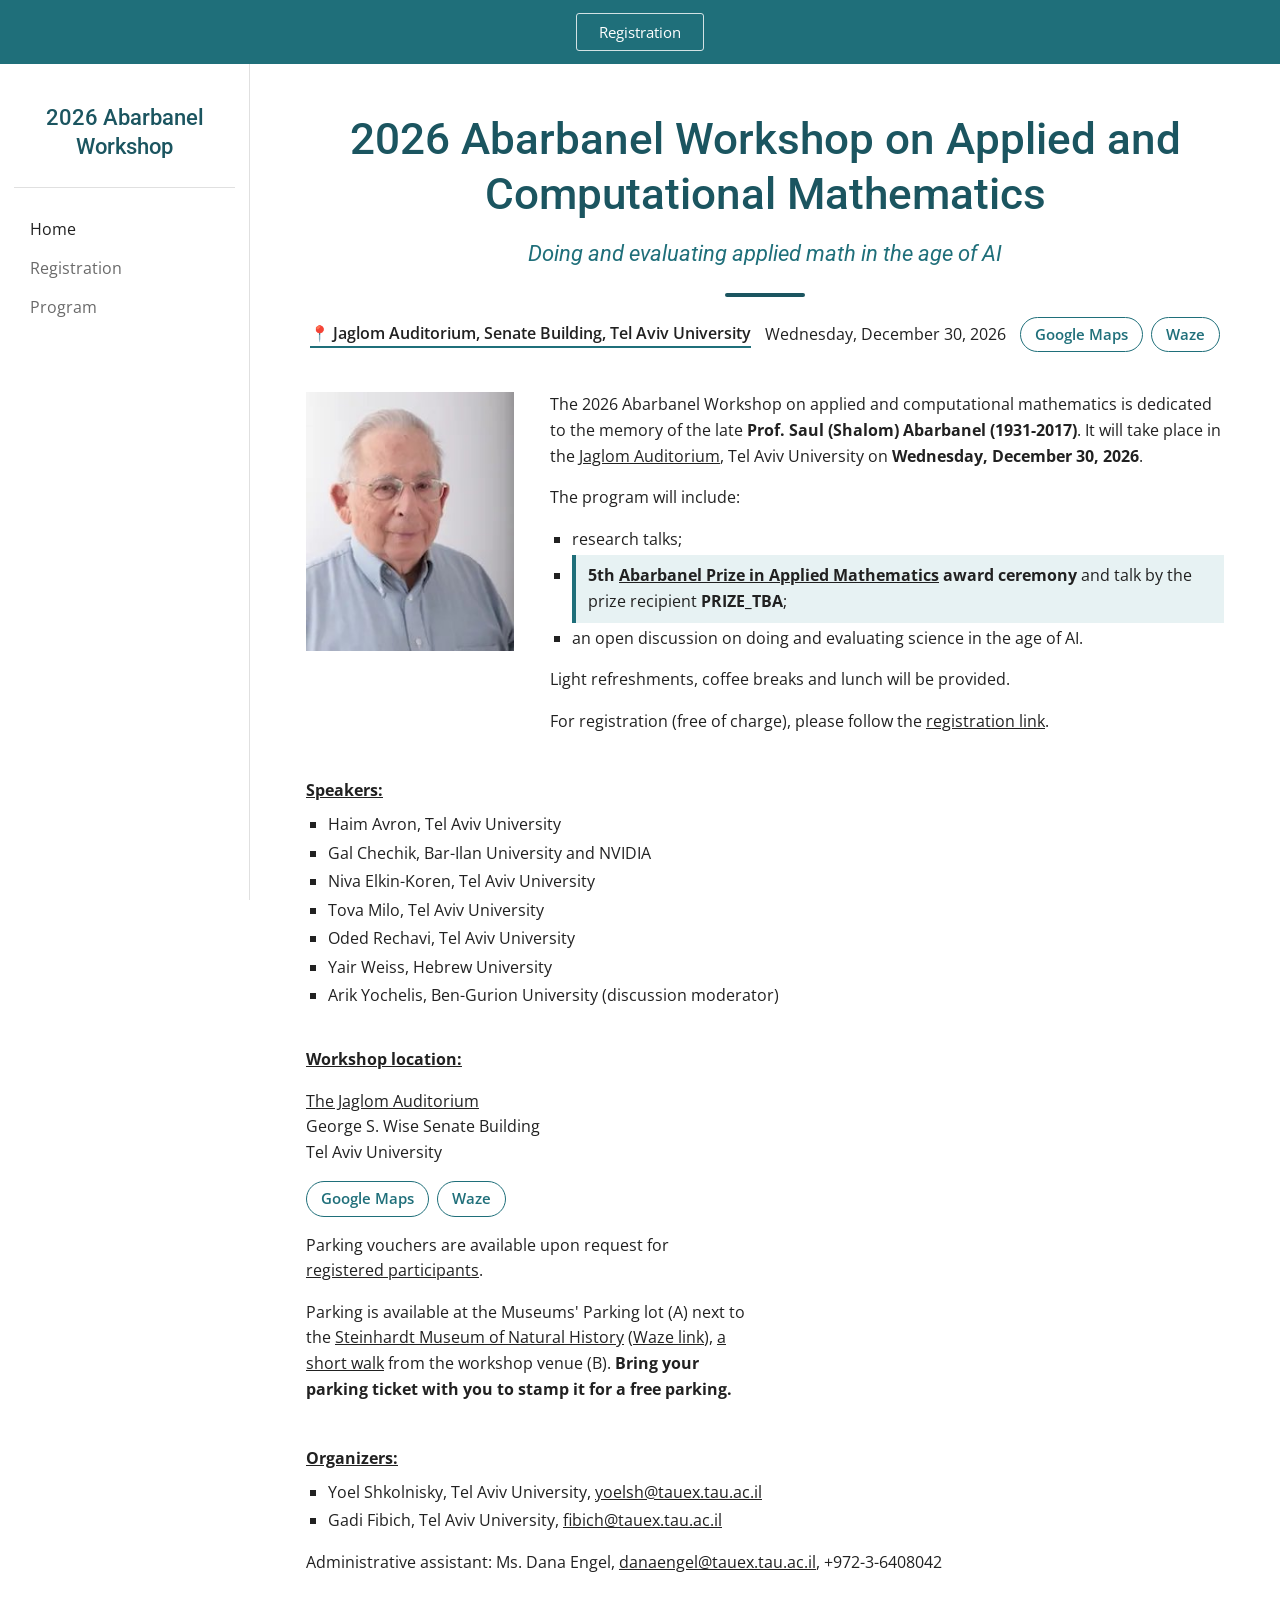
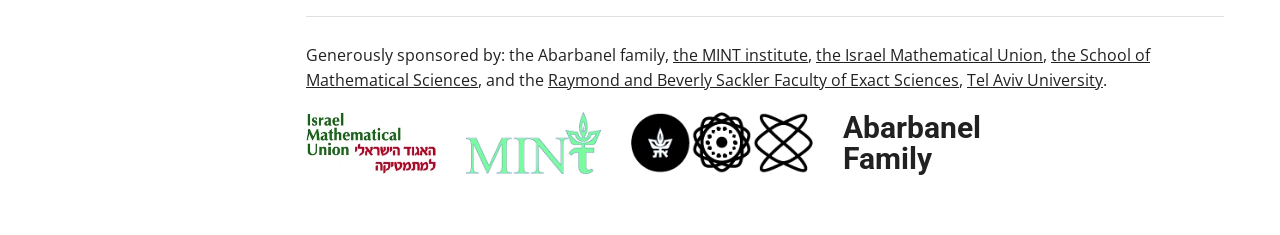
<file: index.html>
<!DOCTYPE html>
<html lang="en">
<head>
<meta charset="utf-8">
<meta name="viewport" content="width=device-width, initial-scale=1">
<meta name="robots" content="noindex, nofollow"><!-- REMOVE when the site is announced -->
<title>2026 Abarbanel Workshop</title>
<meta name="description" content="2026 Abarbanel Workshop on Applied and Computational Mathematics, Tel Aviv University, dedicated to the memory of Prof. Saul (Shalom) Abarbanel.">
<link rel="preconnect" href="https://fonts.googleapis.com">
<link href="https://fonts.googleapis.com/css2?family=Open+Sans:ital,wght@0,400;0,600;0,700;1,400&family=Roboto:wght@500;700&display=swap" rel="stylesheet">
<link rel="stylesheet" href="style.css?v=8564c576">
</head>
<body>
<!-- QUICK-EDIT VALUES: PRIZE_TBA = prize recipient -->
<div class="topbar">
  <button class="menu-btn" aria-label="Menu" onclick="document.body.classList.toggle('menu-open')"><svg viewBox="0 0 24 24" fill="currentColor"><path d="M3 6h18v2H3zm0 5h18v2H3zm0 5h18v2H3z"/></svg></button>
  <a class="reg" href="https://docs.google.com/forms/d/e/1FAIpQLSeAsfazbQVRkapBGYq9sReotaOnzcuCzxdYJQlv-ZmfcZSlRA/viewform" target="_blank" rel="noopener">Registration</a>
</div>
<aside class="sidebar">
  <a class="site-title" href="index.html">2026 Abarbanel Workshop</a>
  <ul><li><a href="index.html" class="active">Home</a></li><li><a href="registration.html">Registration</a></li><li><a href="program.html">Program</a></li></ul>
</aside>
<main onclick="document.body.classList.remove('menu-open')">

<div class="page-title"><h1>2026 Abarbanel Workshop on Applied and Computational Mathematics</h1><p class="subtitle">Doing and evaluating applied math in the age of AI</p></div>
<div class="where">
  <a class="place" href="https://www.google.com/maps/place/George+S.+Wise+Senate+Building,+Tel+Aviv-Jaffa,+6139201,+Israel/@32.1111608,34.8025525,17z/data=!4m10!1m2!2m1!1s+Senate+Building+Tel+Aviv+University!3m6!1s0x151d4965024ff739:0x96ec82ef0a2cd938!8m2!3d32.1111609!4d34.8051435!15sCiNTZW5hdGUgQnVpbGRpbmcgVGVsIEF2aXYgVW5pdmVyc2l0eZIBEWNvbXBvdW5kX2J1aWxkaW5n4AEA!16s%2Fg%2F1ymt_t_zy" target="_blank" rel="noopener">&#128205; Jaglom Auditorium, Senate Building, Tel Aviv University</a>
  <span>Wednesday, December 30, 2026</span>
  <span class="mapbtns"><a class="mapbtn" href="https://www.google.com/maps/place/George+S.+Wise+Senate+Building,+Tel+Aviv-Jaffa,+6139201,+Israel/@32.1111608,34.8025525,17z/data=!4m10!1m2!2m1!1s+Senate+Building+Tel+Aviv+University!3m6!1s0x151d4965024ff739:0x96ec82ef0a2cd938!8m2!3d32.1111609!4d34.8051435!15sCiNTZW5hdGUgQnVpbGRpbmcgVGVsIEF2aXYgVW5pdmVyc2l0eZIBEWNvbXBvdW5kX2J1aWxkaW5n4AEA!16s%2Fg%2F1ymt_t_zy" target="_blank" rel="noopener">Google Maps</a><a class="mapbtn" href="https://waze.com/ul?ll=32.1111609,34.8051435&navigate=yes" target="_blank" rel="noopener">Waze</a></span>
</div>

<div class="intro">
  <img src="images/abarbanel.jpg" alt="Prof. Saul (Shalom) Abarbanel" width="232" height="289">
  <div>
    <p>The 2026 Abarbanel Workshop on applied and computational mathematics is dedicated to the memory of the late <b>Prof. Saul (Shalom) Abarbanel (1931-2017)</b>. It will take place in the <a href="https://www.google.com/maps/place/George+S.+Wise+Senate+Building,+Tel+Aviv-Jaffa,+6139201,+Israel/@32.1111608,34.8025525,17z/data=!4m10!1m2!2m1!1s+Senate+Building+Tel+Aviv+University!3m6!1s0x151d4965024ff739:0x96ec82ef0a2cd938!8m2!3d32.1111609!4d34.8051435!15sCiNTZW5hdGUgQnVpbGRpbmcgVGVsIEF2aXYgVW5pdmVyc2l0eZIBEWNvbXBvdW5kX2J1aWxkaW5n4AEA!16s%2Fg%2F1ymt_t_zy" target="_blank" rel="noopener">Jaglom Auditorium</a>, Tel Aviv University on <b>Wednesday, December 30, 2026</b>.</p>
    <p>The program will include:</p>
    <ul class="sq">
      <li>research talks;</li>
      <li class="prize-line"><b>5th <a href="https://www.imu.org.il/abarbanel-prize" target="_blank" rel="noopener">Abarbanel Prize in Applied Mathematics</a> award ceremony</b> and talk by the prize recipient <b>PRIZE_TBA</b>;</li>
      <li>an open discussion on doing and evaluating science in the age of AI.</li>
    </ul>
    <p>Light refreshments, coffee breaks and lunch will be provided.</p>
    <p>For registration (free of charge), please follow the <a href="https://docs.google.com/forms/d/e/1FAIpQLSeAsfazbQVRkapBGYq9sReotaOnzcuCzxdYJQlv-ZmfcZSlRA/viewform" target="_blank" rel="noopener">registration link</a>.</p>
  </div>
</div>

<h3 class="u">Speakers:</h3>
<ul class="sq">
  <li>Haim Avron, Tel Aviv University</li>
  <li>Gal Chechik, Bar-Ilan University and NVIDIA</li>
  <li>Niva Elkin-Koren, Tel Aviv University</li>
  <li>Tova Milo, Tel Aviv University</li>
  <li>Oded Rechavi, Tel Aviv University</li>
  <li>Yair Weiss, Hebrew University</li>
  <li>Arik Yochelis, Ben-Gurion University (discussion moderator)</li>
</ul>

<div class="loc">
  <div>
    <h3 class="u">Workshop location:</h3>
    <p><a href="https://www.google.com/maps/place/George+S.+Wise+Senate+Building,+Tel+Aviv-Jaffa,+6139201,+Israel/@32.1111608,34.8025525,17z/data=!4m10!1m2!2m1!1s+Senate+Building+Tel+Aviv+University!3m6!1s0x151d4965024ff739:0x96ec82ef0a2cd938!8m2!3d32.1111609!4d34.8051435!15sCiNTZW5hdGUgQnVpbGRpbmcgVGVsIEF2aXYgVW5pdmVyc2l0eZIBEWNvbXBvdW5kX2J1aWxkaW5n4AEA!16s%2Fg%2F1ymt_t_zy" target="_blank" rel="noopener">The Jaglom Auditorium</a><br>George S. Wise Senate Building<br>Tel Aviv University</p>
    <p class="mapbtns"><a class="mapbtn" href="https://www.google.com/maps/place/George+S.+Wise+Senate+Building,+Tel+Aviv-Jaffa,+6139201,+Israel/@32.1111608,34.8025525,17z/data=!4m10!1m2!2m1!1s+Senate+Building+Tel+Aviv+University!3m6!1s0x151d4965024ff739:0x96ec82ef0a2cd938!8m2!3d32.1111609!4d34.8051435!15sCiNTZW5hdGUgQnVpbGRpbmcgVGVsIEF2aXYgVW5pdmVyc2l0eZIBEWNvbXBvdW5kX2J1aWxkaW5n4AEA!16s%2Fg%2F1ymt_t_zy" target="_blank" rel="noopener">Google Maps</a><a class="mapbtn" href="https://waze.com/ul?ll=32.1111609,34.8051435&navigate=yes" target="_blank" rel="noopener">Waze</a></p>
    <p>Parking vouchers are available upon request for <a href="https://docs.google.com/forms/d/e/1FAIpQLSeAsfazbQVRkapBGYq9sReotaOnzcuCzxdYJQlv-ZmfcZSlRA/viewform" target="_blank" rel="noopener">registered participants</a>.</p>
    <p>Parking is available at the Museums' Parking lot (A) next to the <a href="https://goo.gl/maps/8XDNwFrPhYpAMftB6" target="_blank" rel="noopener">Steinhardt Museum of Natural History</a> (<a href="https://waze.com/ul/hsv8y8n601" target="_blank" rel="noopener">Waze link</a>), <a href="https://www.google.com/maps/dir/?api=1&amp;origin=Steinhardt+Museum+of+Natural+History,+Tel+Aviv&amp;destination=George+S.+Wise+Senate+Building,+Tel+Aviv-Jaffa,+6139201,+Israel&amp;travelmode=walking" target="_blank" rel="noopener">a short walk</a> from the workshop venue (B). <b>Bring your parking ticket with you to stamp it for a free parking.</b></p>
  </div>
  <iframe loading="lazy" referrerpolicy="no-referrer-when-downgrade" src="https://maps.google.com/maps?q=George+S.+Wise+Senate+Building,+Tel+Aviv-Jaffa,+6139201,+Israel&amp;ll=32.1111609,34.8051435&amp;z=17&amp;output=embed" title="Map of the venue"></iframe>
</div>

<h3 class="u">Organizers:</h3>
<ul class="sq">
  <li>Yoel Shkolnisky, Tel Aviv University, <a href="mailto:yoelsh@tauex.tau.ac.il">yoelsh@tauex.tau.ac.il</a></li>
  <li>Gadi Fibich, Tel Aviv University, <a href="mailto:fibich@tauex.tau.ac.il">fibich@tauex.tau.ac.il</a></li>
</ul>
<p>Administrative assistant: Ms. Dana Engel, <a href="mailto:danaengel@tauex.tau.ac.il">danaengel@tauex.tau.ac.il</a>, +972-3-6408042</p>

<hr class="sep">
<p>Generously sponsored by: the Abarbanel family, <a href="http://www.math.tau.ac.il/~mint/" target="_blank" rel="noopener">the MINT institute</a>, <a href="https://www.imu.org.il/" target="_blank" rel="noopener">the Israel Mathematical Union</a>, <a href="https://en-exact-sciences.tau.ac.il/math" target="_blank" rel="noopener">the School of Mathematical Sciences</a>, and the <a href="https://en-exact-sciences.tau.ac.il/" target="_blank" rel="noopener">Raymond and Beverly Sackler Faculty of Exact Sciences</a>, <a href="http://www.tau.ac.il/" target="_blank" rel="noopener">Tel Aviv University</a>.</p>
<div class="logos">
  <img src="images/imu.webp" alt="Israel Mathematical Union" width="232" height="111">
  <img src="images/mint.webp" alt="The MINT Institute" width="318" height="146">
  <img src="images/emblems.webp" alt="Tel Aviv University, Faculty of Exact Sciences, School of Mathematical Sciences" width="212" height="72">
  <span class="family">Abarbanel<br>Family</span>
</div>

</main>
</body>
</html>
</file>
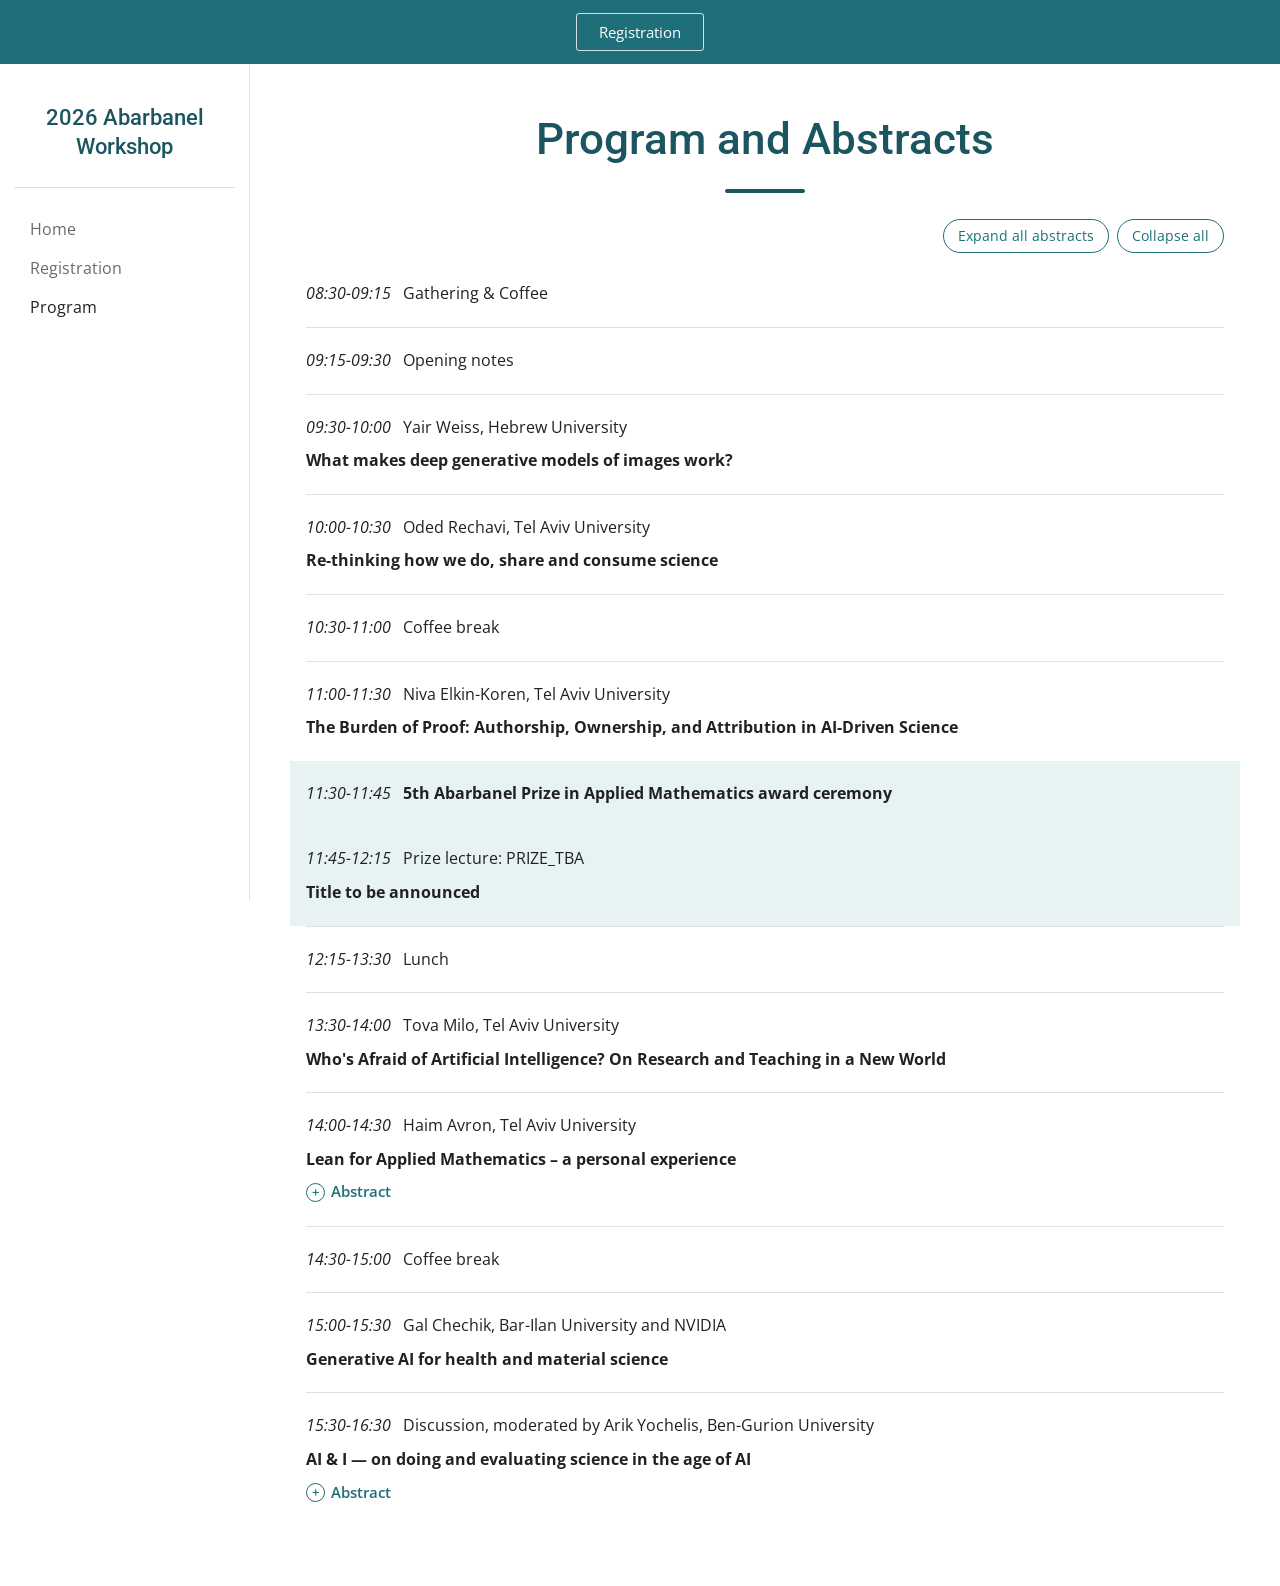
<file: program.html>
<!DOCTYPE html>
<html lang="en">
<head>
<meta charset="utf-8">
<meta name="viewport" content="width=device-width, initial-scale=1">
<meta name="robots" content="noindex, nofollow"><!-- REMOVE when the site is announced -->
<title>2026 Abarbanel Workshop - Program</title>
<meta name="description" content="2026 Abarbanel Workshop on Applied and Computational Mathematics, Tel Aviv University, dedicated to the memory of Prof. Saul (Shalom) Abarbanel.">
<link rel="preconnect" href="https://fonts.googleapis.com">
<link href="https://fonts.googleapis.com/css2?family=Open+Sans:ital,wght@0,400;0,600;0,700;1,400&family=Roboto:wght@500;700&display=swap" rel="stylesheet">
<link rel="stylesheet" href="style.css?v=8564c576">
</head>
<body>
<!-- QUICK-EDIT VALUES: PRIZE_TBA = prize recipient -->
<div class="topbar">
  <button class="menu-btn" aria-label="Menu" onclick="document.body.classList.toggle('menu-open')"><svg viewBox="0 0 24 24" fill="currentColor"><path d="M3 6h18v2H3zm0 5h18v2H3zm0 5h18v2H3z"/></svg></button>
  <a class="reg" href="https://docs.google.com/forms/d/e/1FAIpQLSeAsfazbQVRkapBGYq9sReotaOnzcuCzxdYJQlv-ZmfcZSlRA/viewform" target="_blank" rel="noopener">Registration</a>
</div>
<aside class="sidebar">
  <a class="site-title" href="index.html">2026 Abarbanel Workshop</a>
  <ul><li><a href="index.html">Home</a></li><li><a href="registration.html">Registration</a></li><li><a href="program.html" class="active">Program</a></li></ul>
</aside>
<main onclick="document.body.classList.remove('menu-open')">
<div class="page-title"><h1>Program and Abstracts</h1></div>
<div class="abs-controls">
  <button type="button" onclick="document.querySelectorAll('details.absbox').forEach(d=>d.open=true)">Expand all abstracts</button>
  <button type="button" onclick="document.querySelectorAll('details.absbox').forEach(d=>d.open=false)">Collapse all</button>
</div>
<div class="program">
<div class="talk"><span class="when">08:30-09:15</span><span class="who">Gathering &amp; Coffee</span></div>
<div class="talk"><span class="when">09:15-09:30</span><span class="who">Opening notes</span></div>
<div class="talk"><span class="when">09:30-10:00</span><span class="who">Yair Weiss, Hebrew University</span><div class="ttl">What makes deep generative models of images work?</div></div>
<div class="talk"><span class="when">10:00-10:30</span><span class="who">Oded Rechavi, Tel Aviv University</span><div class="ttl">Re-thinking how we do, share and consume science</div></div>
<div class="talk"><span class="when">10:30-11:00</span><span class="who">Coffee break</span></div>
<div class="talk"><span class="when">11:00-11:30</span><span class="who">Niva Elkin-Koren, Tel Aviv University</span><div class="ttl">The Burden of Proof: Authorship, Ownership, and Attribution in AI-Driven Science</div></div>
<div class="talk prize"><span class="when">11:30-11:45</span><span class="who"><b>5th Abarbanel Prize in Applied Mathematics award ceremony</b></span></div>
<div class="talk prize"><span class="when">11:45-12:15</span><span class="who">Prize lecture: PRIZE_TBA</span><div class="ttl">Title to be announced</div></div>
<div class="talk"><span class="when">12:15-13:30</span><span class="who">Lunch</span></div>
<div class="talk"><span class="when">13:30-14:00</span><span class="who">Tova Milo, Tel Aviv University</span><div class="ttl">Who's Afraid of Artificial Intelligence? On Research and Teaching in a New World</div></div>
<div class="talk"><span class="when">14:00-14:30</span><span class="who">Haim Avron, Tel Aviv University</span><div class="ttl">Lean for Applied Mathematics – a personal experience</div><details class="absbox"><summary>Abstract</summary><div class="abs"><p>Lean is a proof assistant: mathematical statements and proofs are written as code, and compiling the code verifies every step. One can argue that it is desirable for every paper to be accompanied by Lean code, so that others can be convinced of its correctness without verifying the proofs themselves. However, until recently, this was a utopian vision: formalization was far too laborious for everyday research, and for important theorems it was a research project in its own right. AI is changing this. It enables a new division of labor, one that is realistic: AI writes the Lean code, Lean checks the proofs, and the human checks the statements.</p>
<p>In this talk, I will share my personal experience trying to make Lean part of my daily research workflow in numerical linear algebra. I will discuss formalizing one of my papers. The formalization uncovered problems in the paper, including typos and missing assumptions that had survived multiple revisions. I will also discuss my experience with formalizing lecture notes, formalizing a paper as it is being written, and using formalization as a tool for reviewing papers.</p>
<p>I will discuss possible pitfalls as well: Lean formalization should not be used in a "formalize and forget" manner. For example, in a few places the AI substituted weaker statements, which I caught only by checking the Lean statements against the paper. I will describe what must be checked and my current workflow, and end with a proposal: papers in applied mathematics should come with Lean formalizations, and our community should build the libraries that make this routine.</p>
<p>No prior knowledge of Lean is assumed (and I am not a Lean expert either).</p></div></details></div>
<div class="talk"><span class="when">14:30-15:00</span><span class="who">Coffee break</span></div>
<div class="talk"><span class="when">15:00-15:30</span><span class="who">Gal Chechik, Bar-Ilan University and NVIDIA</span><div class="ttl">Generative AI for health and material science</div></div>
<div class="talk"><span class="when">15:30-16:30</span><span class="who">Discussion, moderated by Arik Yochelis, Ben-Gurion University</span><div class="ttl">AI &amp; I — on doing and evaluating science in the age of AI</div><details class="absbox"><summary>Abstract</summary><div class="abs"><p>If AI makes our work faster, cheaper and broader, is there a problem? I come to this question from two sides. As a user, I rely on AI to compute, code, draft and read beyond my field. As an associate editor of Nonlinearity, I watch the same tools reshape submissions and refereeing. This perspective aims to stimulate AI awareness: knowing what these tools can and cannot do, and how they may affect our sense of understanding and novelty. I hope to open a general discussion, with questions such as how authors, editors and referees should use AI, how we can recognize real novelty and maintain mathematical methodologies, and what AI means for education and scientific advances.</p></div></details></div>
</div>
</main>
</body>
</html>
</file>
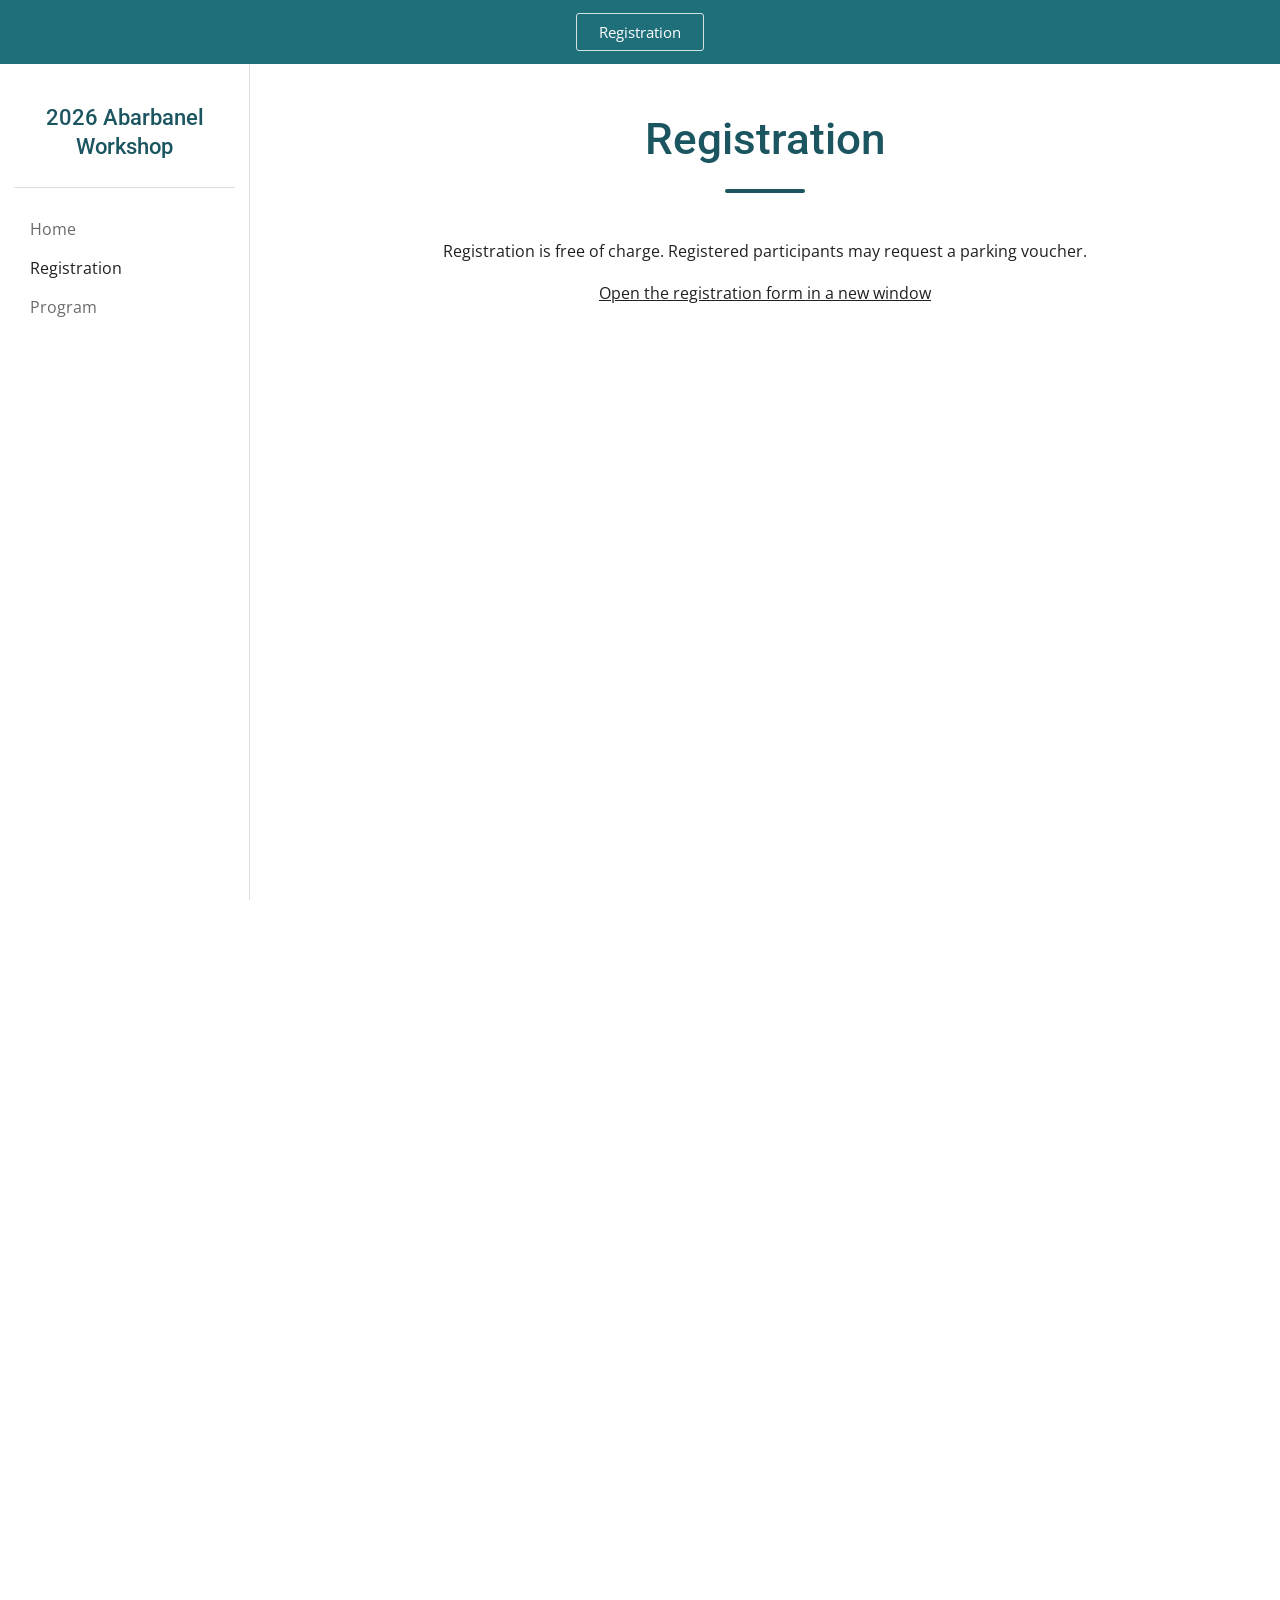
<file: registration.html>
<!DOCTYPE html>
<html lang="en">
<head>
<meta charset="utf-8">
<meta name="viewport" content="width=device-width, initial-scale=1">
<meta name="robots" content="noindex, nofollow"><!-- REMOVE when the site is announced -->
<title>2026 Abarbanel Workshop - Registration</title>
<meta name="description" content="2026 Abarbanel Workshop on Applied and Computational Mathematics, Tel Aviv University, dedicated to the memory of Prof. Saul (Shalom) Abarbanel.">
<link rel="preconnect" href="https://fonts.googleapis.com">
<link href="https://fonts.googleapis.com/css2?family=Open+Sans:ital,wght@0,400;0,600;0,700;1,400&family=Roboto:wght@500;700&display=swap" rel="stylesheet">
<link rel="stylesheet" href="style.css?v=8564c576">
</head>
<body>
<!-- QUICK-EDIT VALUES: PRIZE_TBA = prize recipient -->
<div class="topbar">
  <button class="menu-btn" aria-label="Menu" onclick="document.body.classList.toggle('menu-open')"><svg viewBox="0 0 24 24" fill="currentColor"><path d="M3 6h18v2H3zm0 5h18v2H3zm0 5h18v2H3z"/></svg></button>
  <a class="reg" href="https://docs.google.com/forms/d/e/1FAIpQLSeAsfazbQVRkapBGYq9sReotaOnzcuCzxdYJQlv-ZmfcZSlRA/viewform" target="_blank" rel="noopener">Registration</a>
</div>
<aside class="sidebar">
  <a class="site-title" href="index.html">2026 Abarbanel Workshop</a>
  <ul><li><a href="index.html">Home</a></li><li><a href="registration.html" class="active">Registration</a></li><li><a href="program.html">Program</a></li></ul>
</aside>
<main onclick="document.body.classList.remove('menu-open')">
<div class="page-title"><h1>Registration</h1></div>
<p style="text-align:center">Registration is free of charge. Registered participants may request a parking voucher.</p>
<p style="text-align:center"><a href="https://docs.google.com/forms/d/e/1FAIpQLSeAsfazbQVRkapBGYq9sReotaOnzcuCzxdYJQlv-ZmfcZSlRA/viewform" target="_blank" rel="noopener">Open the registration form in a new window</a></p>
<iframe class="form-frame" src="https://docs.google.com/forms/d/e/1FAIpQLSeAsfazbQVRkapBGYq9sReotaOnzcuCzxdYJQlv-ZmfcZSlRA/viewform?embedded=true" title="Registration form" loading="lazy">Loading…</iframe>
</main>
</body>
</html>
</file>
<file: style.css>
/* Layout modelled on the 2024 Abarbanel Workshop site */
:root{
  /* 2026 colour scheme (2024 used orange #e69138 and brown #857251) */
  --orange:#1f6f7a;   /* top bar + accents */
  --brown:#1b5560;    /* titles */
  --tint:#e7f2f3;     /* highlighted rows */
  --text:#212121;
  --grey:#6a6a6a;
  --line:#e0e0e0;
  --side:250px;
}
*{box-sizing:border-box}
html{scroll-behavior:smooth;-webkit-text-size-adjust:100%}
body{margin:0;font-family:"Open Sans",Arial,sans-serif;font-size:16px;line-height:1.6;color:var(--text);background:#fff}
a{color:inherit}
img{max-width:100%}

/* ---- orange top bar ---- */
.topbar{position:sticky;top:0;z-index:30;height:64px;background:var(--orange);display:flex;align-items:center;justify-content:center;padding:0 12px}
.topbar .reg{display:inline-block;padding:6px 22px;border:1px solid rgba(255,255,255,.8);border-radius:3px;color:#fff;text-decoration:none;font-size:15px}
.topbar .reg:hover{background:rgba(255,255,255,.18)}
.menu-btn{display:none;position:absolute;left:8px;background:none;border:0;padding:10px;cursor:pointer;color:#fff}
.menu-btn svg{width:24px;height:24px;display:block}

/* ---- left sidebar ---- */
.sidebar{position:fixed;top:64px;bottom:0;left:0;width:var(--side);background:#fff;border-right:1px solid var(--line);padding:40px 14px 20px;overflow-y:auto;z-index:20}
.sidebar .site-title{display:block;text-align:center;font-family:Roboto,Arial,sans-serif;font-weight:500;font-size:22px;line-height:1.3;color:var(--brown);text-decoration:none;padding:0 6px 26px;border-bottom:1px solid var(--line);margin-bottom:22px}
.sidebar ul{list-style:none;margin:0;padding:0}
.sidebar li a{display:block;padding:7px 16px;text-decoration:none;color:var(--grey);font-size:15.5px}
.sidebar li a:hover{color:var(--text)}
.sidebar li a.active{color:var(--text)}

/* ---- main content ---- */
main{margin-left:var(--side);padding:48px 56px 60px;max-width:calc(var(--side) + 1000px)}
.page-title{text-align:center;margin:0 auto 46px}
.page-title h1{font-family:Roboto,Arial,sans-serif;font-weight:500;font-size:44px;line-height:1.25;color:var(--brown);margin:0}
.page-title .subtitle{font-family:Roboto,Arial,sans-serif;font-style:italic;font-size:22px;color:var(--orange);margin:14px 0 0}
.page-title:after{content:"";display:block;width:80px;height:4px;background:var(--brown);margin:22px auto 0;border-radius:2px}

.where{display:flex;flex-wrap:wrap;justify-content:center;align-items:center;gap:6px 14px;margin:-26px 0 40px;font-size:15.5px}
.where a.place{font-weight:600;text-decoration:none;border-bottom:2px solid var(--orange)}
.mapbtn{display:inline-flex;align-items:center;gap:6px;padding:5px 14px;border:1px solid var(--orange);border-radius:999px;color:var(--orange);text-decoration:none;font-weight:600;font-size:14.5px}
.mapbtn:hover{background:var(--tint)}
.mapbtns{display:flex;gap:8px;flex-wrap:wrap}

.intro{display:grid;grid-template-columns:208px 1fr;gap:36px;align-items:start}
.intro img{width:208px;height:auto;display:block}
.intro p:first-child{margin-top:0}
.prize-line{background:var(--tint);border-left:4px solid var(--orange);padding:8px 12px}

h3.u{font-size:16px;font-weight:700;text-decoration:underline;margin:28px 0 8px}
ul.sq{list-style:square;padding-left:22px;margin:0}
ul.sq li{margin:3px 0}

.loc{display:grid;grid-template-columns:1fr 1fr;gap:36px;margin-top:10px}
.loc iframe{width:100%;height:320px;border:0}

hr.sep{border:0;border-top:1px solid var(--line);margin:40px 0 26px}
.logos{display:flex;flex-wrap:wrap;align-items:center;gap:18px 30px;margin-top:18px}
.logos img{height:62px;width:auto}
.logos .family{font-family:Roboto,Arial,sans-serif;font-weight:700;font-size:30px;line-height:1.05;color:#212121}

/* ---- program page ---- */
.talk{padding:20px 0;border-top:1px solid var(--line)}
.talk:first-child{border-top:0}
.talk .when{font-style:italic;color:var(--text);margin-right:12px}
.talk .who{font-weight:400}
.talk .ttl{font-weight:700;margin-top:8px}
.talk .abs{text-align:justify;margin-top:6px}
.talk .abs p{margin:0 0 .7em}
details.absbox{margin-top:6px}
details.absbox summary{cursor:pointer;color:var(--orange);font-weight:600;font-size:14.5px;list-style:none;display:inline-flex;align-items:center;gap:6px;padding:2px 0;user-select:none}
details.absbox summary::-webkit-details-marker{display:none}
details.absbox summary::before{content:"+";display:inline-grid;place-items:center;width:17px;height:17px;border:1.5px solid currentColor;border-radius:50%;font-size:13px;line-height:1}
details.absbox[open] summary::before{content:"\2013"}
details.absbox[open] summary{margin-bottom:2px}
.abs-controls{display:flex;justify-content:flex-end;gap:8px;margin:-20px 0 8px}
.abs-controls button{font:inherit;font-size:14px;background:#fff;color:var(--orange);border:1px solid var(--orange);border-radius:999px;padding:5px 14px;cursor:pointer}
.abs-controls button:hover{background:var(--tint)}
.talk.prize{background:var(--tint);margin:0 -16px;padding:20px 16px;border-top:0}

/* ---- registration page ---- */
.form-frame{width:100%;max-width:700px;height:1400px;border:0;display:block;margin:0 auto}

footer{margin-left:var(--side);padding:20px 56px 30px;color:var(--grey);font-size:13px}

/* ---- phones and small tablets ---- */
@media (max-width:900px){
  .menu-btn{display:block}
  .sidebar{transform:translateX(-100%);transition:transform .2s ease;box-shadow:2px 0 10px rgba(0,0,0,.15)}
  body.menu-open .sidebar{transform:none}
  main,footer{margin-left:0}
  main{padding:30px 18px 44px}
  footer{padding:18px}
  .page-title{margin-bottom:34px}
  .page-title h1{font-size:30px}
  .page-title .subtitle{font-size:18px}
  .where{margin-top:-14px;margin-bottom:28px}
  .intro{grid-template-columns:1fr;gap:18px}
  .intro img{width:180px;margin:0 auto}
  .loc{grid-template-columns:1fr}
  .logos img{height:50px}
  .logos .family{font-size:24px}
  .talk .abs{text-align:left}
  .abs-controls{justify-content:center;margin-top:-12px}
}
</file>
